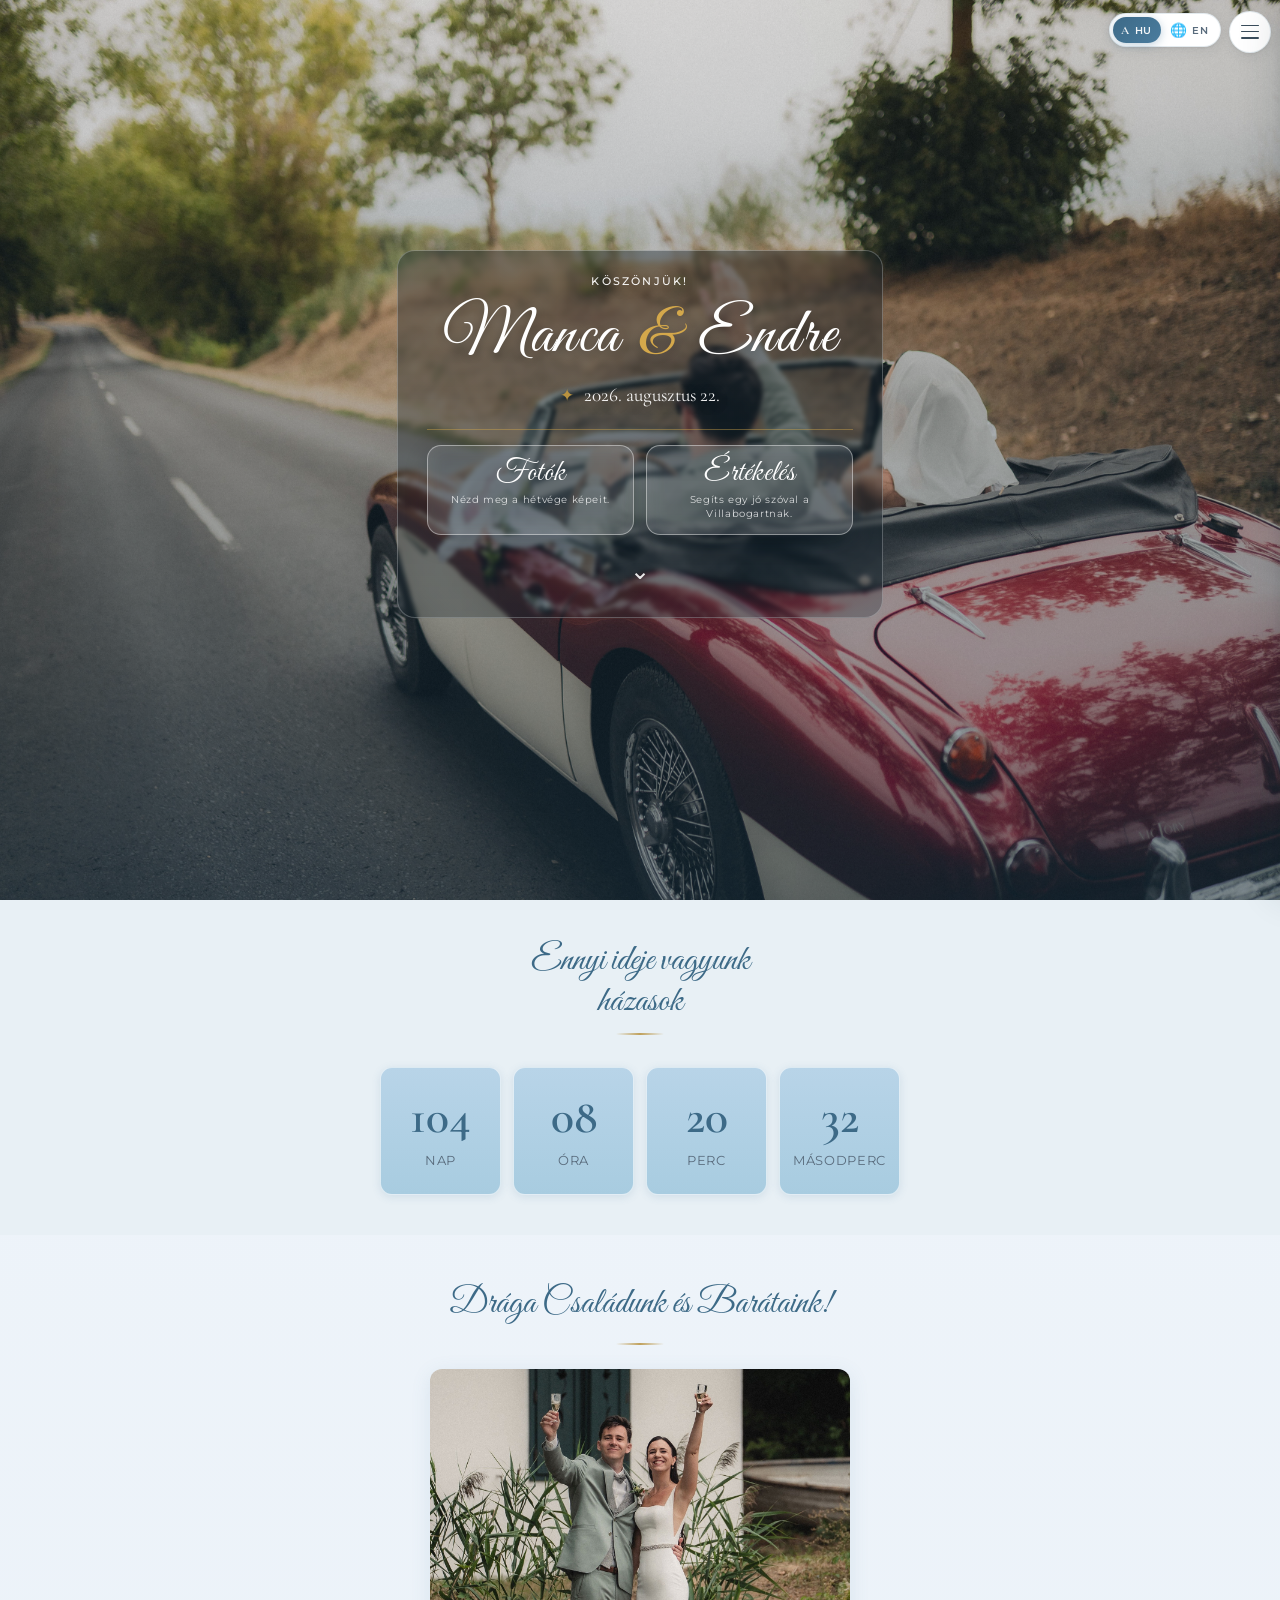
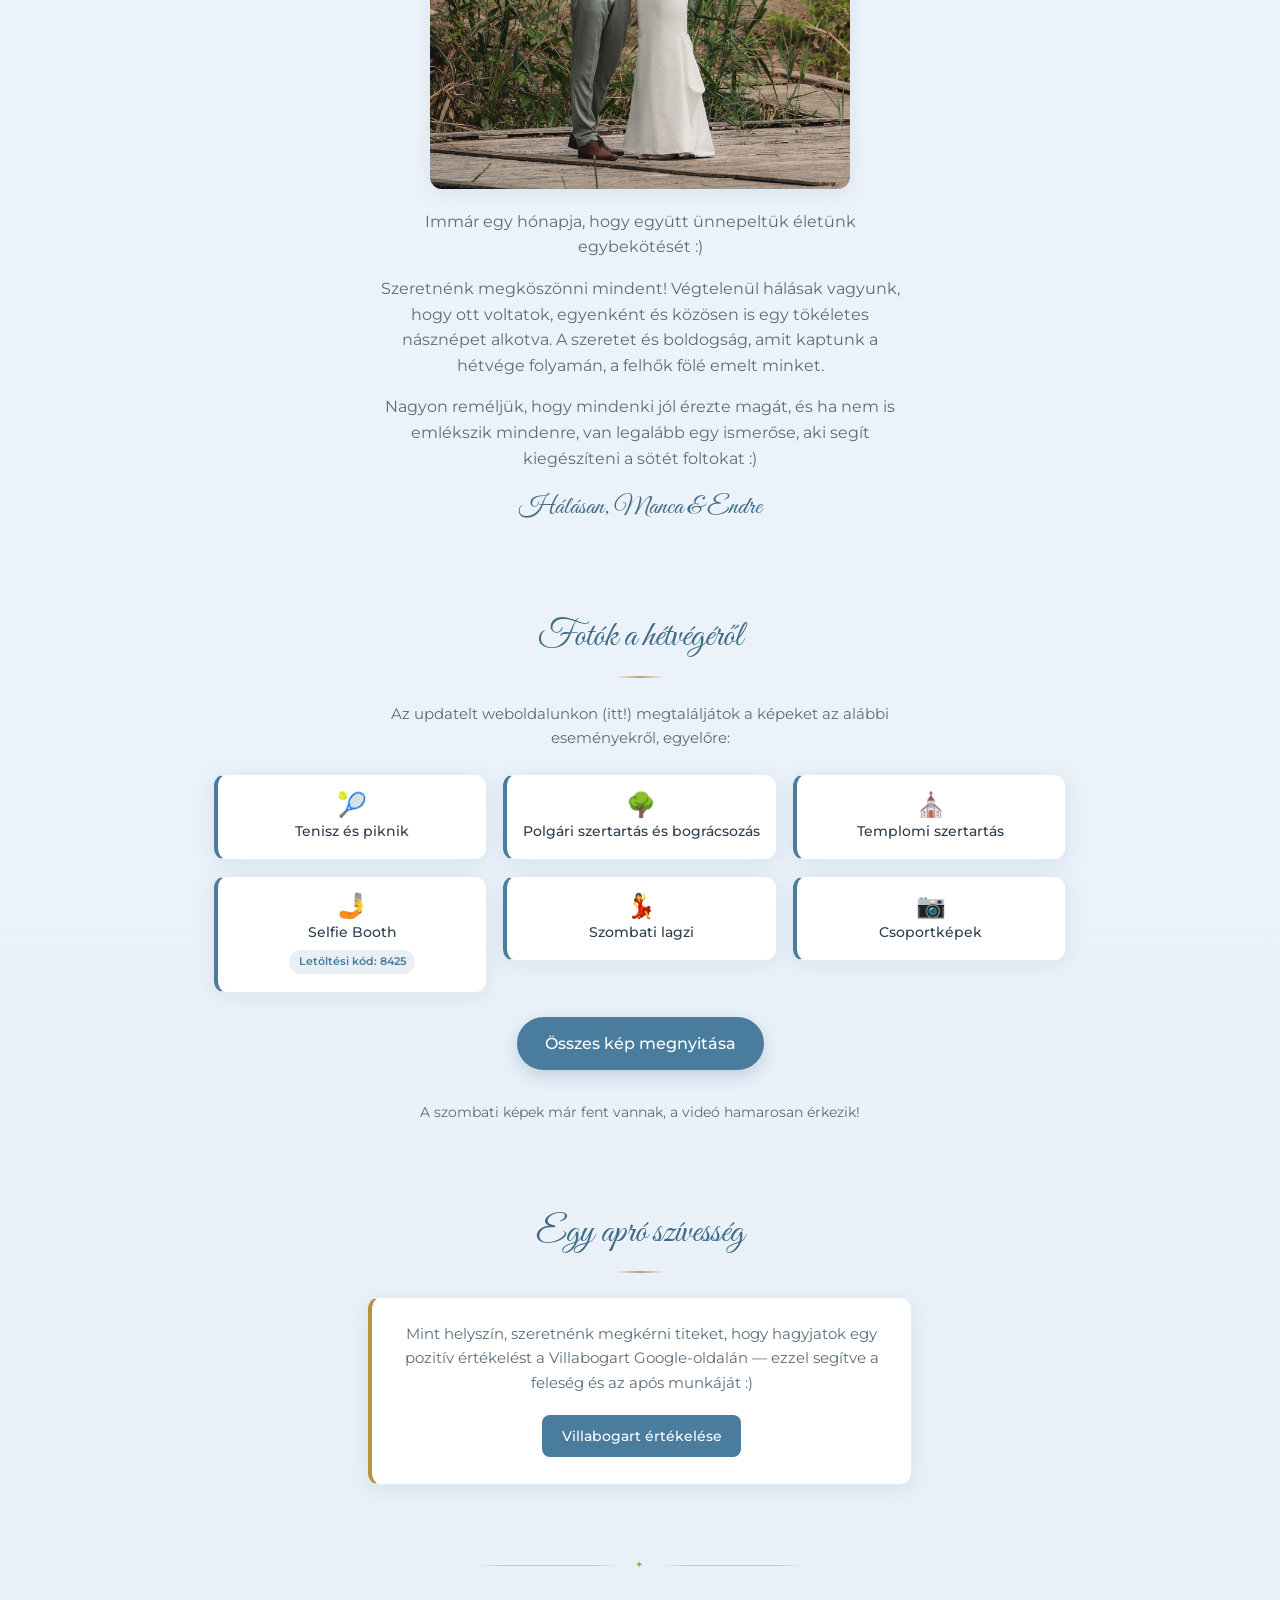
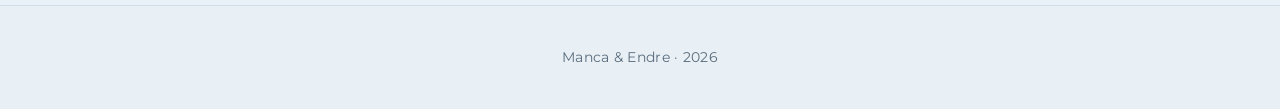
<file: index.html>
<!DOCTYPE html>
<html lang="hu">
<head>
  <meta charset="UTF-8">
  <!-- Google tag (gtag.js) -->
  <script async src="https://www.googletagmanager.com/gtag/js?id=G-HWMEY06HQK"></script>
  <script>
    window.dataLayer = window.dataLayer || [];
    function gtag(){dataLayer.push(arguments);}
    gtag('js', new Date());
    gtag('config', 'G-HWMEY06HQK');
  </script>
  <meta name="viewport" content="width=device-width, initial-scale=1.0">
  <title>Manca & Endre – Köszönjük!</title>
  <link rel="preconnect" href="https://fonts.googleapis.com">
  <link rel="preconnect" href="https://fonts.gstatic.com" crossorigin>
  <link href="https://fonts.googleapis.com/css2?family=Great+Vibes&family=Cormorant+Garamond:ital,wght@0,400;0,600;1,400&family=Montserrat:wght@300;400;500&display=swap" rel="stylesheet">
  <link rel="stylesheet" href="styles.css?v=thanks1">
  <meta name="theme-color" content="#3d6a87">
</head>
<body>
  <div class="site-chrome" aria-hidden="false">
    <div class="site-chrome__controls">
      <div class="lang-switch" role="group" aria-label="Nyelv választása">
        <button type="button" class="lang-switch__btn lang-switch__btn--hu is-active" data-set-lang="hu" data-i18n-aria="langHu" data-i18n-title="langHu" title="Magyar" aria-label="Magyar" aria-pressed="true">
          <span class="lang-switch__glyph" aria-hidden="true">A</span>
          <span class="lang-switch__abbr" aria-hidden="true">HU</span>
        </button>
        <button type="button" class="lang-switch__btn lang-switch__btn--en" data-set-lang="en" data-i18n-aria="langEn" data-i18n-title="langEn" title="English" aria-label="English" aria-pressed="false">
          <span class="lang-switch__glyph lang-switch__glyph--en" aria-hidden="true">🌐</span>
          <span class="lang-switch__abbr" aria-hidden="true">EN</span>
        </button>
      </div>
      <nav class="site-nav" id="site-nav" aria-label="Ugrás egy szakaszra" data-i18n-aria="navSiteAria">
        <button type="button" class="site-nav__toggle" id="site-nav-toggle" aria-expanded="false" aria-controls="site-nav-menu" aria-label="Menü megnyitása">
          <span class="site-nav__burger" aria-hidden="true">
            <span class="site-nav__line"></span>
            <span class="site-nav__line"></span>
            <span class="site-nav__line"></span>
          </span>
        </button>
        <div class="site-nav__backdrop" id="site-nav-backdrop" aria-hidden="true"></div>
        <div class="site-nav__drawer" id="site-nav-menu" role="dialog" aria-modal="true" aria-labelledby="site-nav-drawer-heading" aria-hidden="true">
          <div class="site-nav__drawer-top">
            <p id="site-nav-drawer-heading" class="site-nav__drawer-title script-title" data-i18n="navDrawerTitle">Menü</p>
            <button type="button" class="site-nav__close" id="site-nav-close" data-i18n-aria="navDrawerCloseAria" aria-label="Bezárás">
              <span class="site-nav__close-icon" aria-hidden="true"></span>
            </button>
          </div>
          <ul class="site-nav__list">
            <li class="site-nav__item"><a class="site-nav__link site-nav__link--accent is-current" href="index.html" data-i18n="navLinkHome" aria-current="page">Főoldal</a></li>
            <li class="site-nav__item"><a class="site-nav__link" href="#thanks" data-i18n="navLinkThanks">Köszönet</a></li>
            <li class="site-nav__item"><a class="site-nav__link" href="#photos" data-i18n="navLinkPhotos">Fotók</a></li>
            <li class="site-nav__item"><a class="site-nav__link" href="#review" data-i18n="navLinkReview">Értékelés</a></li>
          </ul>
        </div>
      </nav>
    </div>
  </div>

  <main id="main-content" class="main-content">
    <!-- Hero / Címsor -->
    <header id="hero" class="hero animate-in">
      <div class="hero-bg">
        <img src="Fotok/new-hero.jpg" alt="" class="hero-bg-img" />
      </div>
      <div class="hero-content">
        <p class="hero-badge" data-i18n="heroBadge">KÖSZÖNJÜK!</p>
        <h1><span class="hero-name hero-name-a">Manca</span> <span class="hero-amp">&</span> <span class="hero-name hero-name-b">Endre</span></h1>
        <p class="hero-date"><span class="hero-star" aria-hidden="true">✦</span> <span data-i18n="heroDate">2026. augusztus 22.</span></p>
        <div class="hero-links">
          <a class="hero-link" href="#photos">
            <span class="hero-link__title" data-i18n="heroLinkPhotosTitle">Fotók</span>
            <span class="hero-link__text" data-i18n="heroLinkPhotosText">Nézd meg a hétvége képeit.</span>
          </a>
          <a class="hero-link" href="#review">
            <span class="hero-link__title" data-i18n="heroLinkReviewTitle">Értékelés</span>
            <span class="hero-link__text" data-i18n="heroLinkReviewText">Segíts egy jó szóval a Villabogartnak.</span>
          </a>
        </div>
        <a href="#elapsed" class="hero-scroll" data-i18n-aria="heroScrollAria" aria-label="Ugrás az eltelt idő számlálóhoz">⌄</a>
      </div>
    </header>

    <!-- Eltelt idő a nagy nap óta -->
    <section id="elapsed" class="section countdown-section animate-on-scroll">
      <h2 class="script-title script-title--countdown" data-i18n="elapsedTitle">Ennyi ideje vagyunk házasok</h2>
      <div class="countdown-grid">
        <div class="countdown-block">
          <span class="countdown-num" id="countdown-days">—</span>
          <span class="countdown-label" data-i18n="countdownDays">nap</span>
        </div>
        <div class="countdown-block">
          <span class="countdown-num" id="countdown-hours">—</span>
          <span class="countdown-label" data-i18n="countdownHours">óra</span>
        </div>
        <div class="countdown-block">
          <span class="countdown-num" id="countdown-mins">—</span>
          <span class="countdown-label" data-i18n="countdownMins">perc</span>
        </div>
        <div class="countdown-block">
          <span class="countdown-num" id="countdown-secs">—</span>
          <span class="countdown-label" data-i18n="countdownSecs">másodperc</span>
        </div>
      </div>
    </section>

    <!-- Köszönő levél -->
    <section id="thanks" class="section welcome animate-on-scroll">
      <h2 class="script-title" data-i18n="thanksTitle">Drága Családunk és Barátaink!</h2>
      <div class="welcome-image-wrap">
        <img src="Fotok/welcome-manca-endre.jpg" alt="Manca és Endre" data-i18n-alt="welcomeImgAlt" class="welcome-image" loading="lazy" />
      </div>
      <div class="thanks-text">
        <p data-i18n="thanksP1">Immár egy hónapja, hogy együtt ünnepeltük életünk egybekötését :)</p>
        <p data-i18n="thanksP2">
          Szeretnénk megköszönni mindent! Végtelenül hálásak vagyunk, hogy ott voltatok, egyenként és közösen is egy
          tökéletes násznépet alkotva. A szeretet és boldogság, amit kaptunk a hétvége folyamán, a felhők fölé emelt
          minket.
        </p>
        <p data-i18n="thanksP3">
          Nagyon reméljük, hogy mindenki jól érezte magát, és ha nem is emlékszik mindenre, van legalább egy
          ismerőse, aki segít kiegészíteni a sötét foltokat :)
        </p>
        <p class="thanks-signature" data-i18n="thanksSignature">Hálásan, Manca & Endre</p>
      </div>
    </section>

    <!-- Fotók -->
    <section id="photos" class="section photos animate-on-scroll">
      <h2 class="script-title" data-i18n="photosTitle">Fotók a hétvégéről</h2>
      <p class="photos-intro" data-i18n="photosIntro">
        Az updatelt weboldalunkon (itt!) megtaláljátok a képeket az alábbi eseményekről, egyelőre:
      </p>
      <ul class="photo-links">
        <li>
          <a class="photo-link-card" href="https://drive.google.com/drive/folders/1UiMU0kr9WMVm99Mq0KQg4B-HFdR7Enr2" target="_blank" rel="noopener">
            <span class="photo-link-card__icon" aria-hidden="true">🎾</span>
            <span class="photo-link-card__label" data-i18n="photoCat1">Tenisz és piknik</span>
          </a>
        </li>
        <li>
          <a class="photo-link-card" href="https://drive.google.com/drive/folders/1tV5vZOU5dy7vgAYCrY-FMOY6wys3PilV" target="_blank" rel="noopener">
            <span class="photo-link-card__icon" aria-hidden="true">🌳</span>
            <span class="photo-link-card__label" data-i18n="photoCat2">Polgári szertartás és bográcsozás</span>
          </a>
        </li>
        <li>
          <a class="photo-link-card" href="https://emimage75.pixieset.com/mancaendre/templomiszertartas/" target="_blank" rel="noopener">
            <span class="photo-link-card__icon" aria-hidden="true">⛪</span>
            <span class="photo-link-card__label" data-i18n="photoCatChurch">Templomi szertartás</span>
          </a>
        </li>
        <li>
          <a class="photo-link-card" href="https://visionphotoevent12.pixieset.com/mancaandendre/" target="_blank" rel="noopener">
            <span class="photo-link-card__icon" aria-hidden="true">🤳</span>
            <span class="photo-link-card__label" data-i18n="photoCat3">Selfie Booth</span>
            <span class="photo-link-card__code" data-i18n="photoCat3Code">Letöltési kód: 8425</span>
          </a>
        </li>
        <li>
          <a class="photo-link-card" href="https://emimage75.pixieset.com/mancaendre/buli/" target="_blank" rel="noopener">
            <span class="photo-link-card__icon" aria-hidden="true">💃</span>
            <span class="photo-link-card__label" data-i18n="photoCat4">Szombati lagzi</span>
          </a>
        </li>
        <li>
          <a class="photo-link-card" href="https://emimage75.pixieset.com/mancaendre/csoportkepekvacsora/" target="_blank" rel="noopener">
            <span class="photo-link-card__icon" aria-hidden="true">📷</span>
            <span class="photo-link-card__label" data-i18n="photoCat6">Csoportképek</span>
          </a>
        </li>
      </ul>
      <div class="photos-cta">
        <a class="btn-map btn-map--big" href="https://emimage75.pixieset.com/mancaendre/" target="_blank" rel="noopener" data-i18n="photosCta">Összes kép megnyitása</a>
      </div>
      <p class="photos-note" data-i18n="photosNote">
        A szombati képek már fent vannak, a videó hamarosan érkezik!
      </p>
    </section>

    <!-- Értékelés -->
    <section id="review" class="section review animate-on-scroll">
      <h2 class="script-title" data-i18n="reviewTitle">Egy apró szívesség</h2>
      <div class="review-card">
        <p data-i18n="reviewText">
          Mint helyszín, szeretnénk megkérni titeket, hogy hagyjatok egy pozitív értékelést a Villabogart
          Google-oldalán — ezzel segítve a feleség és az após munkáját :)
        </p>
        <a
          class="btn-map"
          href="https://www.google.com/maps/place/VILLABOGArT+Esk%C3%BCv%C5%91-%C3%A9s+Rendezv%C3%A9nyk%C3%B6zpont/@46.5064921,17.7419954,658m/data=!3m1!1e3!4m18!1m8!3m7!1s0x476847b998c1b9a3:0x298f7b19454b4175!2zQWxzw7Nib2fDoXQsIFN6YWJhZHPDoWcgdS4gNCwgNzQ0Mw!3b1!8m2!3d46.5064921!4d17.7419954!16s%2Fg%2F11pzt0r53n!3m8!1s0x476847b9a25d4f41:0xf0fcfc3194c080bc!5m2!4m1!1i2!8m2!3d46.506657!4d17.742035!16s%2Fg%2F11c1brx8f4?entry=ttu"
          target="_blank"
          rel="noopener"
          data-i18n="reviewCta"
          >Villabogart értékelése</a
        >
      </div>
    </section>

    <div class="section-divider section-divider--footer" aria-hidden="true"><span class="section-divider-icon">✦</span></div>

    <footer class="footer">
      <p>Manca & Endre · 2026</p>
    </footer>
  </main>

  <script src="i18n.js" defer></script>
  <script src="script.js" defer></script>
</body>
</html>
</file>
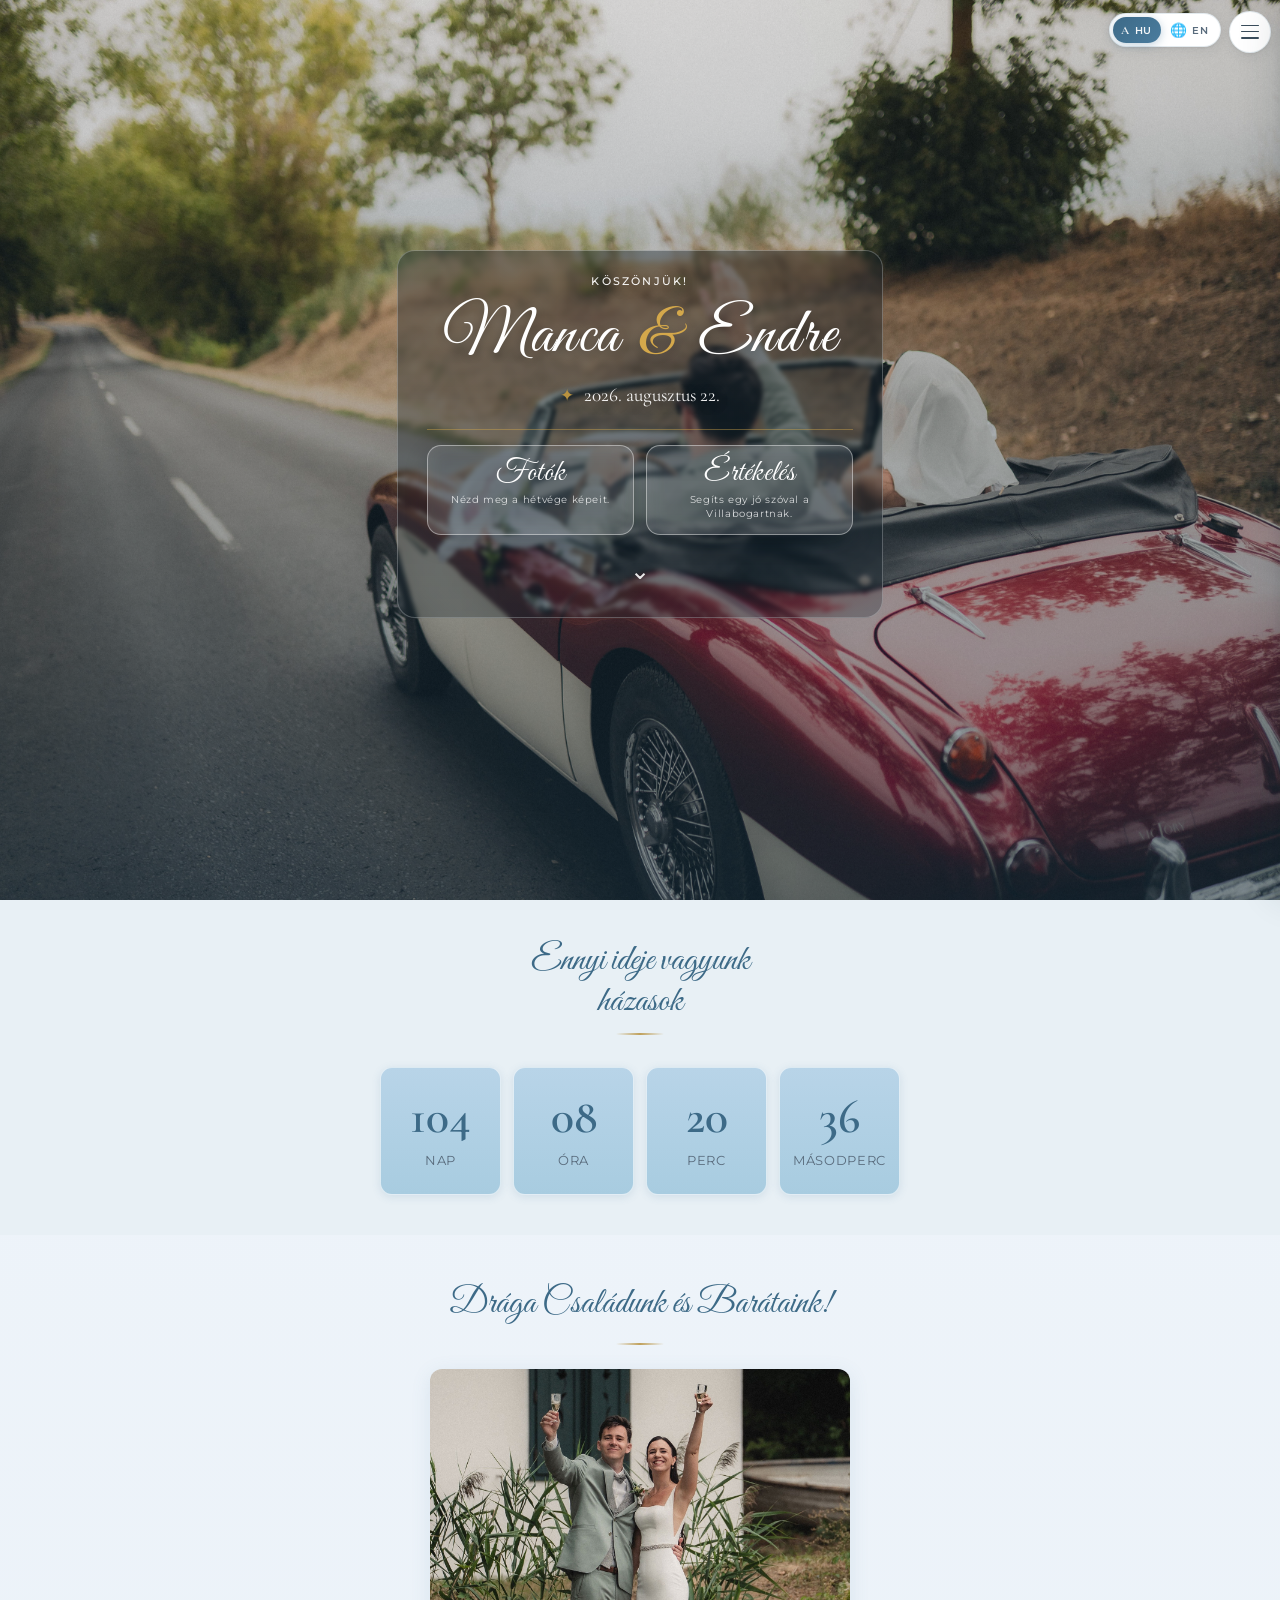
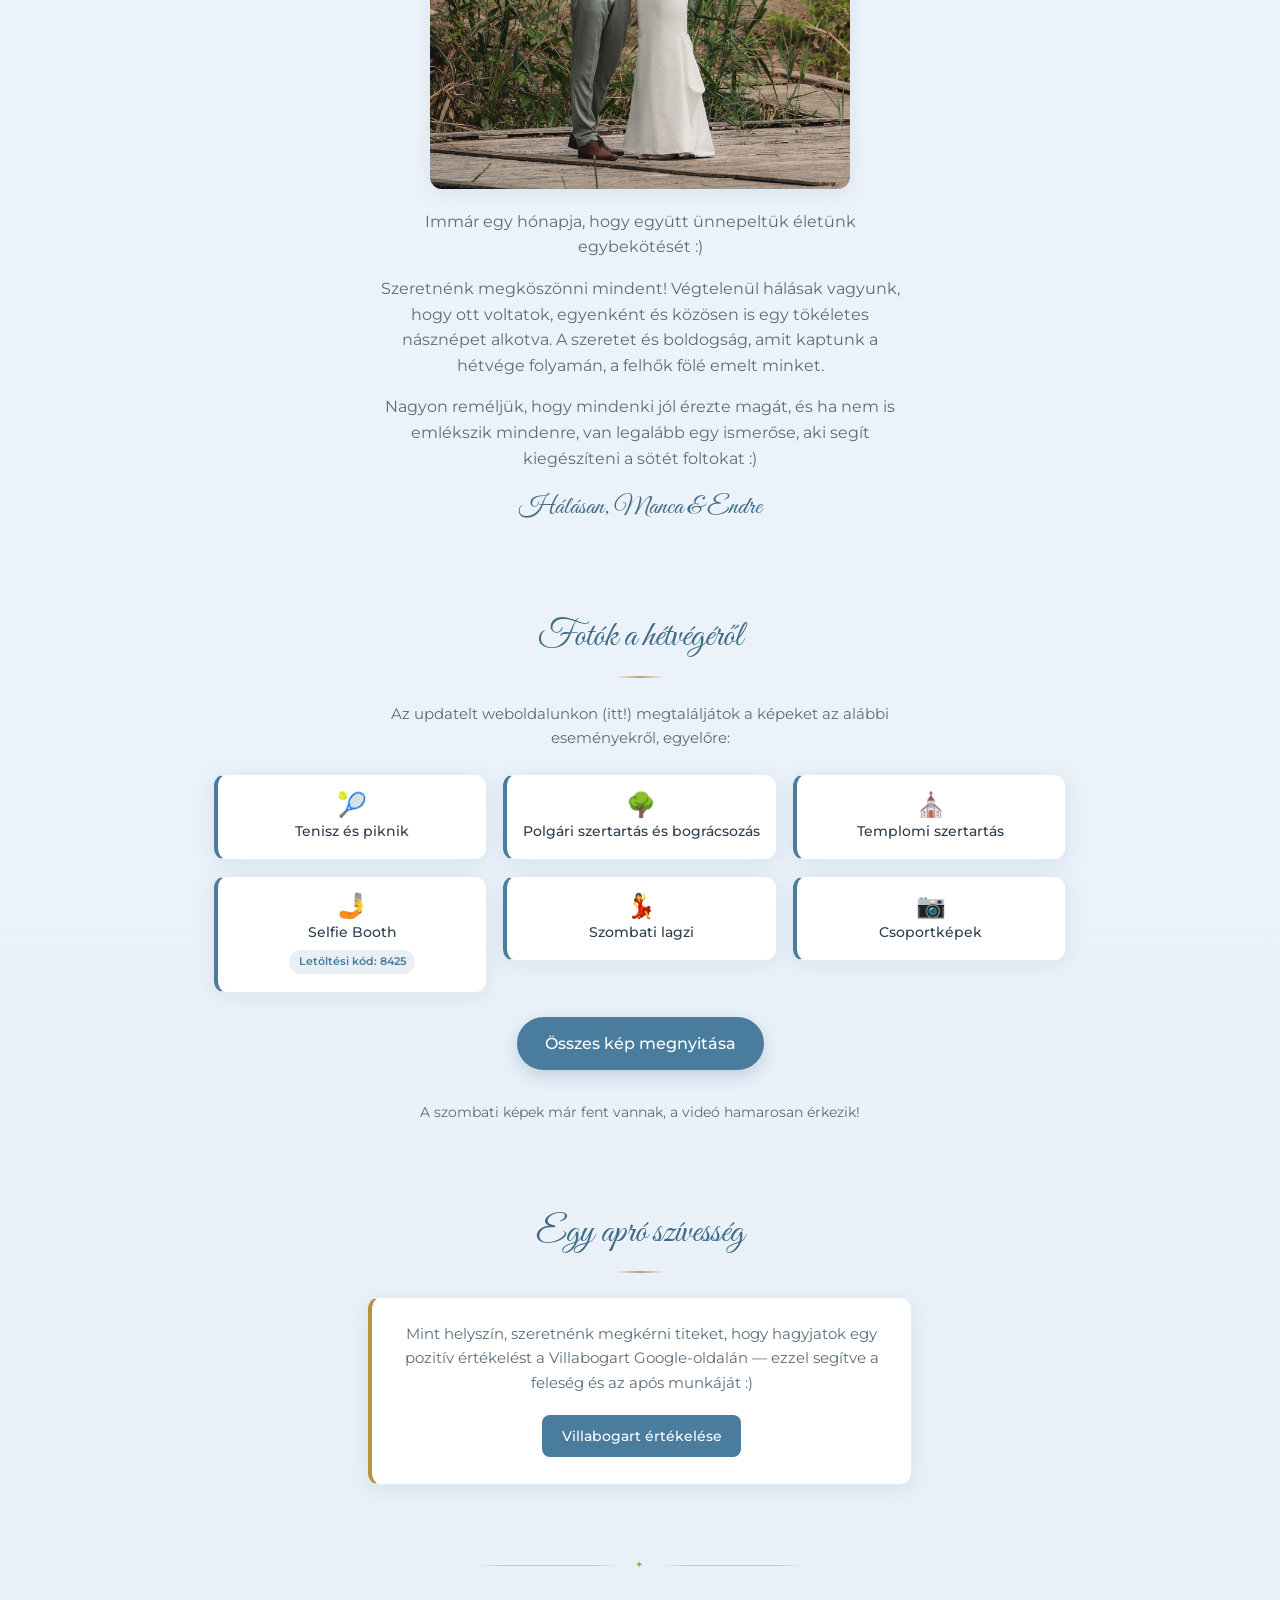
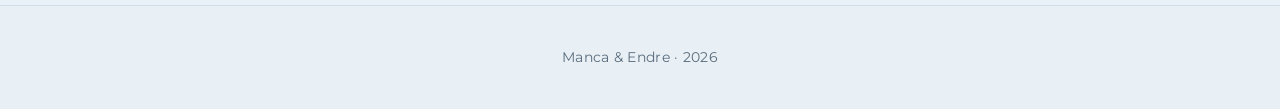
<file: tulipan/index.html>
<!DOCTYPE html>
<html lang="hu">
<head>
  <meta charset="utf-8">
  <meta name="viewport" content="width=device-width, initial-scale=1">
  <meta name="robots" content="noindex, nofollow">
  <title>Meghívó</title>
  <script>
    try {
      sessionStorage.setItem('eskuvo_invite_variant', 'fri-sat');
    } catch (e) {}
    location.replace('../index.html');
  </script>
</head>
<body>
  <p style="font-family: system-ui, sans-serif; padding: 2rem; text-align: center;">Átirányítás…</p>
</body>
</html>
</file>
<file: styles.css>
/* ===== Alapok – világoskék paletta mint a referencián ===== */
:root {
  --color-bg: #f0f5f9;
  --color-bg-countdown: #e8f0f5;
  --color-blue: #4a7c9e;
  --color-blue-dark: #3d6a87;
  --color-blue-light: #a8cce0;
  --color-yellow: #d4a84b;
  --color-yellow-dark: #b8923f;
  --color-text: #2c3e50;
  --color-text-soft: #5a6c7d;
  --color-white: #fff;
  --font-script: "Great Vibes", cursive;
  --font-display: "Cormorant Garamond", Georgia, serif;
  --font-body: "Montserrat", sans-serif;
  --shadow: 0 4px 20px rgba(74,124,158,0.12);
  --radius: 12px;
  /* Asztali szélesség: nagyobb képernyőhasználat */
  --content-max: 900px;
}

*,
*::before,
*::after {
  box-sizing: border-box;
}

html {
  scroll-behavior: smooth;
  scroll-padding-top: env(safe-area-inset-top, 0px);
  background: #dce8ef;
  overflow-x: hidden;
}

body {
  margin: 0;
  font-family: var(--font-body), -apple-system, BlinkMacSystemFont, "Segoe UI", sans-serif;
  font-weight: 400;
  color: var(--color-text);
  background: var(--color-bg);
  background-image: linear-gradient(180deg, rgba(240,245,250,0.98) 0%, rgba(232,240,248,0.95) 100%);
  line-height: 1.6;
  overflow-x: hidden;
  min-height: 100vh;
  min-height: 100dvh;
  position: relative;
}

body::before,
body::after {
  content: "";
  position: fixed;
  z-index: -1;
  border-radius: 999px;
  filter: blur(40px);
  pointer-events: none;
}

body::before {
  width: 320px;
  height: 320px;
  top: -100px;
  right: -80px;
  background: rgba(168, 204, 224, 0.45);
}

body::after {
  width: 260px;
  height: 260px;
  bottom: -100px;
  left: -100px;
  background: rgba(212, 168, 75, 0.22);
}

main {
  max-width: 100%;
  overflow-x: hidden;
  position: relative;
  z-index: 1;
}

img {
  max-width: 100%;
  display: block;
}

.script-title {
  font-family: var(--font-script), "Georgia", serif;
  font-weight: 400;
  font-size: 2.25rem;
}

/* ===== Main content – kezdetben rejtve mobilon, ha van boríték ===== */
.main-content {
  min-height: 100vh;
  max-width: 100%;
  overflow-x: clip;
  opacity: 1;
  transition: opacity 0.6s ease;
  transform-origin: center top;
}

/* ===== Animációk (esküvős oldalak: scroll-reveal, lépcsős megjelenés, finom mozgás) ===== */
.animate-on-scroll > * {
  opacity: 0;
  transform: translateY(22px);
  transition:
    opacity 0.65s cubic-bezier(0.22, 1, 0.36, 1),
    transform 0.65s cubic-bezier(0.22, 1, 0.36, 1);
}

.animate-on-scroll.visible > * {
  opacity: 1;
  transform: translateY(0);
}

.animate-on-scroll.visible > *:nth-child(1) {
  transition-delay: 0.04s;
}
.animate-on-scroll.visible > *:nth-child(2) {
  transition-delay: 0.1s;
}
.animate-on-scroll.visible > *:nth-child(3) {
  transition-delay: 0.16s;
}
.animate-on-scroll.visible > *:nth-child(4) {
  transition-delay: 0.22s;
}
.animate-on-scroll.visible > *:nth-child(5) {
  transition-delay: 0.28s;
}
.animate-on-scroll.visible > *:nth-child(6) {
  transition-delay: 0.34s;
}
.animate-on-scroll.visible > *:nth-child(7) {
  transition-delay: 0.4s;
}
.animate-on-scroll.visible > *:nth-child(8) {
  transition-delay: 0.46s;
}
.animate-on-scroll.visible > *:nth-child(9) {
  transition-delay: 0.52s;
}
.animate-on-scroll.visible > *:nth-child(10) {
  transition-delay: 0.58s;
}
.animate-on-scroll.visible > *:nth-child(11) {
  transition-delay: 0.64s;
}
.animate-on-scroll.visible > *:nth-child(12) {
  transition-delay: 0.7s;
}

.animate-in .hero-content {
  animation: hero-content-in 0.8s cubic-bezier(0.22, 1, 0.36, 1) 0.15s both;
}

@keyframes hero-content-in {
  from {
    opacity: 0;
    transform: translateY(16px);
  }
  to {
    opacity: 1;
    transform: translateY(0);
  }
}

/* ===== Hero ===== */
.hero {
  position: relative;
  margin: 0;
  min-height: 100svh;
  min-height: 100dvh;
  display: flex;
  align-items: center;
  justify-content: center;
  text-align: center;
  padding: 0 1rem 2rem;
  overflow: hidden;
}

.hero-bg {
  position: absolute;
  inset: 0;
}

.hero-bg::after {
  content: "";
  position: absolute;
  inset: 0;
  background: linear-gradient(180deg, rgba(15, 31, 44, 0.15) 0%, rgba(21, 52, 72, 0.48) 100%);
  z-index: 1;
}

.hero-bg-img {
  position: absolute;
  inset: 0;
  width: 100%;
  height: 100%;
  object-fit: cover;
  object-position: center;
  z-index: 0;
  animation: hero-kenburns 32s ease-in-out infinite;
}

@keyframes hero-kenburns {
  0%,
  100% {
    transform: scale(1.04) translate(0, 0);
  }
  50% {
    transform: scale(1.08) translate(-0.6%, 0.35%);
  }
}

@media (max-width: 767px) {
  .hero-bg-img {
    object-position: 63% center;
    animation-name: hero-kenburns-mobile;
  }

  @keyframes hero-kenburns-mobile {
    0%,
    100% {
      transform: scale(1) translate(0, 0);
    }
    50% {
      transform: scale(1.03) translate(-0.4%, 0.25%);
    }
  }
}

.hero-content {
  position: relative;
  z-index: 2;
  text-shadow: 0 2px 12px rgba(0, 0, 0, 0.55);
  background: linear-gradient(180deg, rgba(10, 25, 36, 0.38) 0%, rgba(10, 25, 36, 0.26) 100%);
  backdrop-filter: blur(2px);
  -webkit-backdrop-filter: blur(2px);
  border: 1px solid rgba(255, 255, 255, 0.25);
  border-radius: 18px;
  padding: 1.1rem 1.15rem 1.15rem;
  max-width: min(92vw, 760px);
}

.hero-badge {
  font-size: 0.7rem;
  font-weight: 500;
  letter-spacing: 0.2em;
  text-transform: uppercase;
  color: rgba(255,255,255,0.96);
  margin: 0 0 0.5rem;
}

.hero-star {
  color: var(--color-yellow-dark);
  margin-right: 0.35rem;
  font-size: 0.9em;
}

.hero-links {
  display: flex;
  flex-direction: column;
  align-items: center;
  justify-content: center;
  gap: 0.6rem;
  margin: 1.15rem auto 0;
  padding: 0.95rem 0 0.2rem;
  border-top: 1px solid rgba(212, 168, 75, 0.42);
  text-shadow: none;
  width: 100%;
}

.hero-link {
  display: flex;
  flex-direction: column;
  align-items: center;
  gap: 0.18rem;
  box-sizing: border-box;
  width: 100%;
  max-width: 16.5rem;
  padding: 0.72rem 1rem 0.78rem;
  text-align: center;
  text-decoration: none;
  color: #fff;
  background: rgba(255, 255, 255, 0.14);
  border: 1px solid rgba(255, 255, 255, 0.42);
  border-radius: 14px;
  box-shadow: 0 8px 22px rgba(8, 18, 28, 0.22);
  backdrop-filter: blur(10px);
  -webkit-backdrop-filter: blur(10px);
  transition:
    transform 0.22s ease,
    background 0.22s ease,
    border-color 0.22s ease,
    box-shadow 0.22s ease;
}

.hero-link:hover,
.hero-link:focus-visible {
  transform: translateY(-2px);
  background: rgba(255, 255, 255, 0.22);
  border-color: rgba(212, 168, 75, 0.85);
  box-shadow: 0 12px 26px rgba(8, 18, 28, 0.32);
}

.hero-link:hover .hero-link__title,
.hero-link:focus-visible .hero-link__title {
  color: var(--color-yellow);
}

.hero-link:focus-visible {
  outline: 2px solid var(--color-yellow);
  outline-offset: 3px;
}

.hero-link__title {
  font-family: var(--font-script), "Georgia", serif;
  font-size: clamp(1.55rem, 4.5vw, 1.85rem);
  font-weight: 400;
  line-height: 1.1;
  letter-spacing: 0.01em;
  color: #fff;
  transition: color 0.2s ease;
}

.hero-link__text {
  max-width: 18em;
  font-size: 0.64rem;
  font-weight: 400;
  letter-spacing: 0.06em;
  line-height: 1.4;
  color: rgba(255, 255, 255, 0.78);
}

@media (min-width: 520px) {
  .hero-links {
    flex-direction: row;
    align-items: stretch;
    justify-content: center;
    gap: 0.75rem;
    width: auto;
    max-width: 100%;
  }

  .hero-link {
    width: auto;
    min-width: 12.25rem;
    flex: 0 1 15.5rem;
  }
}

.hero-scroll {
  display: inline-block;
  margin-top: 0.85rem;
  font-size: 1.5rem;
  color: rgba(255,255,255,0.9);
  text-decoration: none;
  animation: bounce 2s ease-in-out infinite;
}

@keyframes bounce {
  0%, 100% { transform: translateY(0); }
  50% { transform: translateY(6px); }
}

.hero h1 {
  font-family: var(--font-script);
  font-size: clamp(2.5rem, 10vw, 4rem);
  font-weight: 400;
  margin: 0 0 0.25rem;
  letter-spacing: 0.02em;
  line-height: 1.2;
}

.hero-name-a,
.hero-name-b { color: #fff; }
.hero-amp { color: #ffd979; margin: 0 0.1em; }

.hero-date {
  font-family: var(--font-display);
  font-size: 1.2rem;
  color: rgba(255,255,255,0.96);
  margin: 0 0 0.25rem;
}

/* ===== Section dividers – professzionális elválasztók ===== */
.section-divider {
  display: flex;
  align-items: center;
  justify-content: center;
  gap: 1rem;
  padding: 2rem 1rem;
  max-width: var(--content-max);
  margin: 0 auto;
  box-sizing: border-box;
}

.section-divider::before,
.section-divider::after {
  content: "";
  flex: 1;
  max-width: 140px;
  height: 1px;
  background: linear-gradient(90deg, transparent, rgba(74,124,158,0.35) 20%, rgba(74,124,158,0.35) 80%, transparent);
}

.section-divider-icon {
  font-size: 0.65rem;
  color: var(--color-yellow-dark);
  opacity: 0.9;
  letter-spacing: 0.2em;
  display: inline-block;
  animation: divider-star 4.5s ease-in-out infinite;
}

@keyframes divider-star {
  0%,
  100% {
    opacity: 0.75;
    transform: scale(1);
  }
  50% {
    opacity: 1;
    transform: scale(1.08);
  }
}

/* ===== Sections – több levegő, professzionális megjelenés ===== */
.section {
  padding: 2.5rem clamp(1.25rem, 3vw, 2.25rem);
  max-width: var(--content-max);
  margin: 0 auto;
  box-sizing: border-box;
}

/* Szekciók háttér nélkül – töltsék ki a teret, nincs widget-kártya */

.section h2 {
  font-family: var(--font-display);
  font-size: 1.85rem;
  font-weight: 600;
  color: var(--color-text);
  text-align: center;
  margin: 0 0 1.5rem;
}

/* Cím alatti díszvonal – pro megjelenés */
.section h2.script-title {
  font-family: var(--font-script);
  font-weight: 400;
  font-size: clamp(1.75rem, 5vw, 2.25rem);
  color: var(--color-blue-dark);
  word-wrap: break-word;
  position: relative;
  padding-bottom: 0.75rem;
}

.section h2.script-title::after {
  content: "";
  position: absolute;
  bottom: 0;
  left: 50%;
  width: 48px;
  height: 2px;
  background: linear-gradient(90deg, transparent, var(--color-yellow-dark), transparent);
  border-radius: 1px;
  opacity: 0.85;
  transform: translateX(-50%) scaleX(0.25);
  transform-origin: center;
  transition: transform 0.7s cubic-bezier(0.22, 1, 0.36, 1) 0.12s;
}

.section.animate-on-scroll.visible h2.script-title::after {
  transform: translateX(-50%) scaleX(1);
}

.welcome-image-wrap {
  max-width: 420px;
  margin: 0 auto 1.25rem;
  border-radius: var(--radius);
  overflow: hidden;
  box-shadow: var(--shadow);
}

.welcome-image {
  width: 100%;
  aspect-ratio: 1;
  object-fit: cover;
}

.thanks-text {
  text-align: center;
  color: var(--color-text-soft);
  font-size: 1rem;
  max-width: 34rem;
  margin: 0 auto;
}

.thanks-text p {
  margin: 0 0 1rem;
}

.thanks-text p:last-child {
  margin-bottom: 0;
}

.thanks-signature {
  margin-top: 1.5rem;
  font-family: var(--font-script);
  font-size: 1.6rem;
  color: var(--color-blue-dark);
}

/* Countdown – nagyobb, full site széles */
.countdown-section {
  text-align: center;
  background: var(--color-bg-countdown);
  border-radius: 0;
  margin: 0;
  padding: 2.5rem 1.25rem 1.15rem;
  max-width: none;
  width: 100%;
  box-sizing: border-box;
}

.countdown-section .script-title--countdown {
  font-size: clamp(1.85rem, 5.5vw, 2.65rem);
  line-height: 1.15;
  margin: 0 auto 2rem;
  max-width: min(18rem, 92vw);
}

.countdown-grid {
  display: grid;
  grid-template-columns: repeat(2, minmax(110px, 1fr));
  gap: 0.75rem;
  max-width: min(520px, 96%);
  width: 100%;
  margin: 0 auto;
}

.countdown-block {
  background: var(--color-blue-light);
  background: linear-gradient(180deg, #b8d4e8 0%, #a8cce0 100%);
  border-radius: var(--radius);
  padding: 1.35rem 0.75rem;
  box-shadow: 0 2px 8px rgba(74,124,158,0.15);
  border: 1px solid rgba(255,255,255,0.6);
  transition: transform 0.25s ease, box-shadow 0.25s ease;
}

.countdown-block:hover {
  transform: translateY(-2px);
  box-shadow: 0 8px 24px rgba(74,124,158,0.2);
}

.countdown-num {
  display: block;
  font-family: var(--font-display);
  font-size: clamp(2.25rem, 6vw, 3rem);
  font-weight: 600;
  color: var(--color-blue-dark);
  line-height: 1.2;
}

.countdown-label {
  font-size: 0.8rem;
  color: var(--color-text-soft);
  text-transform: uppercase;
  letter-spacing: 0.05em;
}

.btn-map {
  display: inline-block;
  padding: 0.6rem 1.2rem;
  background: var(--color-blue);
  color: #fff;
  text-decoration: none;
  border-radius: 8px;
  font-size: 0.9rem;
  font-weight: 500;
  transition: background 0.2s ease, transform 0.2s ease;
}

.btn-map:hover {
  background: var(--color-blue-dark);
  transform: translateY(-1px);
}

.btn-map--big {
  padding: 0.85rem 1.75rem;
  font-size: 1rem;
  border-radius: 999px;
  box-shadow: 0 6px 18px rgba(74,124,158,0.28);
}

/* Fotók – bevezető, pillanatkép-csík, album linkek */
.photos-intro {
  text-align: center;
  color: var(--color-text-soft);
  font-size: 0.95rem;
  max-width: 32rem;
  margin: 0 auto 1.5rem;
}

.photos-cta {
  text-align: center;
  margin: 0 0 2rem;
}

/* Galéria / pillanatképek */
.gallery-note {
  text-align: center;
  color: var(--color-text-soft);
  font-size: 0.9rem;
  margin: 0 0 1rem;
}

.gallery-grid {
  display: grid;
  grid-template-columns: repeat(2, 1fr);
  gap: 0.75rem;
  max-width: 100%;
  overflow: hidden;
  margin: 0 0 2rem;
}

.gallery-item {
  width: 100%;
  height: 100%;
  aspect-ratio: 1;
  object-fit: cover;
  object-position: center;
  border-radius: var(--radius);
  transition: transform 0.35s ease, box-shadow 0.35s ease;
  background: var(--color-bg-countdown);
}

/* Magas portré: a négyzetes vágás a felső részt tartja meg (fejek) */
.gallery-item--anchor-top {
  object-position: center top;
}

.gallery-item:hover {
  transform: scale(1.03);
  box-shadow: var(--shadow);
}

.photo-links {
  display: grid;
  grid-template-columns: repeat(2, 1fr);
  gap: 0.75rem;
  margin: 0 0 1.5rem;
  list-style: none;
  padding: 0;
}

.photo-link-card {
  display: flex;
  flex-direction: column;
  align-items: center;
  gap: 0.4rem;
  padding: 1.1rem 0.75rem;
  text-align: center;
  text-decoration: none;
  color: var(--color-text);
  background: var(--color-white);
  border-radius: var(--radius);
  border: 1px solid rgba(74, 124, 158, 0.14);
  border-left: 4px solid var(--color-blue);
  box-shadow: var(--shadow);
  transition: transform 0.25s ease, box-shadow 0.25s ease;
}

.photo-link-card:hover,
.photo-link-card:focus-visible {
  transform: translateY(-2px);
  box-shadow: 0 12px 28px rgba(74, 124, 158, 0.2);
}

.photo-link-card__icon {
  font-size: 1.5rem;
  line-height: 1;
}

.photo-link-card__label {
  font-family: var(--font-body);
  font-size: 0.85rem;
  font-weight: 500;
  line-height: 1.3;
}

.photo-link-card__code {
  font-family: var(--font-body);
  font-size: 0.7rem;
  font-weight: 600;
  color: var(--color-blue);
  background: rgba(74, 124, 158, 0.12);
  border-radius: 999px;
  padding: 0.2rem 0.6rem;
  margin-top: 0.1rem;
}

.photos-note {
  text-align: center;
  color: var(--color-text-soft);
  font-size: 0.85rem;
  max-width: 30rem;
  margin: 0 auto;
}

/* Értékelés – Villabogart */
.review-card {
  max-width: 34rem;
  margin: 0 auto;
  padding: 1.5rem 1.5rem 1.65rem;
  text-align: center;
  background: var(--color-white);
  border-radius: var(--radius);
  border: 1px solid rgba(74, 124, 158, 0.14);
  border-left: 4px solid var(--color-yellow-dark);
  box-shadow: var(--shadow);
}

.review-card p {
  color: var(--color-text-soft);
  font-size: 0.95rem;
  margin: 0 0 1.25rem;
}

/* Footer – professzionális lezárás */
.footer {
  padding: 2.5rem 1.5rem;
  text-align: center;
  color: var(--color-text-soft);
  font-size: 0.9rem;
  background: var(--color-bg-countdown);
  border-top: 1px solid rgba(74,124,158,0.15);
  margin-top: 0;
}

.footer p {
  margin: 0;
  letter-spacing: 0.02em;
}

.footer a {
  color: inherit;
  text-decoration: none;
}

.footer a:hover {
  color: var(--color-blue-dark);
}

.site-nav__link.is-current {
  color: var(--color-blue-dark);
  font-weight: 600;
}

/* ===== Tablet / Desktop ===== */
@media (min-width: 600px) {
  .section {
    padding: 2.5rem 1.5rem;
  }

  .gallery-grid {
    grid-template-columns: repeat(3, 1fr);
    gap: 1rem;
  }

  .photo-links {
    grid-template-columns: repeat(3, 1fr);
    gap: 1rem;
  }

  .countdown-grid {
    grid-template-columns: repeat(4, 1fr);
  }
}

@media (min-width: 768px) {
  .hero {
    min-height: 100vh;
  }

  .hero-content {
    color: #fff;
    padding: 1.4rem 1.8rem 1.7rem;
  }

  .hero-badge {
    color: rgba(255,255,255,0.95);
  }

  .hero-name-a,
  .hero-name-b {
    color: #fff;
    text-shadow: 0 2px 8px rgba(0,0,0,0.25);
  }

  .hero-amp {
    color: var(--color-yellow);
    text-shadow: 0 2px 8px rgba(0,0,0,0.2);
  }

  .hero-date {
    color: rgba(255,255,255,0.95);
  }

  .hero-scroll {
    color: rgba(255,255,255,0.9);
  }

}

/* Lebegő UI: nincs fejléc-sáv, nem tolja a hero-t; sidebar jobbról, overlay alatta */
.site-chrome {
  position: fixed;
  inset: 0;
  z-index: 10001;
  pointer-events: none;
  background: transparent;
  height: 0;
  overflow: visible;
}

.site-chrome__controls {
  position: fixed;
  top: max(0.5rem, env(safe-area-inset-top, 0px));
  right: max(0.55rem, env(safe-area-inset-right, 0px));
  z-index: 10020;
  display: flex;
  flex-direction: row;
  align-items: center;
  gap: 0.5rem;
  pointer-events: none;
}

.site-chrome__controls > * {
  pointer-events: auto;
}

.site-nav {
  position: relative;
  flex: 0 0 auto;
  width: auto;
  height: auto;
}

.site-nav__toggle {
  position: relative;
  z-index: 2;
  display: inline-flex;
  align-items: center;
  justify-content: center;
  width: 2.625rem;
  height: 2.625rem;
  margin: 0;
  padding: 0;
  border: 1px solid rgba(61, 106, 135, 0.14);
  border-radius: 999px;
  background: #fff;
  box-shadow: 0 2px 14px rgba(35, 48, 58, 0.1), 0 1px 3px rgba(35, 48, 58, 0.06);
  cursor: pointer;
  -webkit-tap-highlight-color: transparent;
  transition:
    border-color 0.25s ease,
    box-shadow 0.25s ease,
    transform 0.2s ease;
}

.site-nav__toggle:hover {
  border-color: rgba(61, 106, 135, 0.28);
  box-shadow: 0 4px 20px rgba(35, 48, 58, 0.12);
}

.site-nav__toggle:active {
  transform: scale(0.96);
}

.site-nav__toggle:focus-visible {
  outline: 2px solid var(--color-blue);
  outline-offset: 2px;
}

.site-nav__burger {
  display: flex;
  flex-direction: column;
  justify-content: center;
  gap: 5px;
  width: 1.15rem;
  height: 0.9rem;
}

.site-nav__line {
  display: block;
  height: 2px;
  background: #3a4d5c;
  border-radius: 1px;
}

.site-nav__backdrop {
  position: fixed;
  inset: 0;
  z-index: 10008;
  background: rgba(22, 32, 42, 0.4);
  opacity: 0;
  visibility: hidden;
  transition:
    opacity 0.35s cubic-bezier(0.22, 1, 0.36, 1),
    visibility 0.35s cubic-bezier(0.22, 1, 0.36, 1);
  pointer-events: none;
}

.site-nav.is-open .site-nav__backdrop {
  opacity: 1;
  visibility: visible;
  pointer-events: auto;
}

.site-nav__drawer {
  --site-nav-sidebar-w: min(300px, calc(100vw - 2.5rem));
  position: fixed;
  top: 0;
  right: 0;
  z-index: 10009;
  width: var(--site-nav-sidebar-w);
  max-width: 300px;
  height: 100vh;
  height: 100dvh;
  background: linear-gradient(180deg, #fffefb 0%, #faf6f0 55%, #f7f2eb 100%);
  border-radius: 22px 0 0 22px;
  box-shadow: -10px 0 36px rgba(35, 48, 58, 0.12), -2px 0 12px rgba(35, 48, 58, 0.06);
  transform: translateX(100%);
  transition: transform 0.36s cubic-bezier(0.22, 1, 0.36, 1);
  overflow-x: hidden;
  overflow-y: auto;
  -webkit-overflow-scrolling: touch;
  padding: max(1rem, env(safe-area-inset-top, 0px)) 1.15rem calc(1.25rem + env(safe-area-inset-bottom, 0px)) 1.25rem;
  display: flex;
  flex-direction: column;
  pointer-events: none;
  box-sizing: border-box;
}

.site-nav.is-open .site-nav__drawer {
  transform: translateX(0);
  pointer-events: auto;
}

.site-nav__drawer-top {
  display: flex;
  align-items: flex-start;
  justify-content: space-between;
  gap: 0.65rem;
  margin-bottom: 1rem;
  padding-bottom: 0.85rem;
  border-bottom: 1px solid rgba(61, 106, 135, 0.1);
}

.site-nav__drawer-title {
  margin: 0;
  flex: 1;
  min-width: 0;
  padding-top: 0.2rem;
  padding-right: 0.25rem;
  font-size: 1.65rem;
  line-height: 1.15;
  text-align: left;
  color: #3d5a6e;
  letter-spacing: 0.02em;
}

.site-nav__close {
  flex: 0 0 auto;
  display: inline-flex;
  align-items: center;
  justify-content: center;
  width: 2.25rem;
  height: 2.25rem;
  margin: 0;
  padding: 0;
  border: none;
  border-radius: 8px;
  color: #4a5c6a;
  background: transparent;
  cursor: pointer;
  -webkit-tap-highlight-color: transparent;
  transition: color 0.2s ease, background 0.2s ease, transform 0.2s ease;
}

.site-nav__close:hover {
  color: #2c3e50;
  background: rgba(61, 106, 135, 0.06);
}

.site-nav__close:active {
  transform: scale(0.92);
}

.site-nav__close:focus-visible {
  outline: 2px solid var(--color-blue);
  outline-offset: 2px;
}

.site-nav__close-icon {
  display: block;
  width: 1.125rem;
  height: 1.125rem;
  position: relative;
}

.site-nav__close-icon::before,
.site-nav__close-icon::after {
  content: "";
  position: absolute;
  left: 50%;
  top: 50%;
  width: 1.125rem;
  height: 1.5px;
  background: currentColor;
  border-radius: 1px;
}

.site-nav__close-icon::before {
  transform: translate(-50%, -50%) rotate(45deg);
}

.site-nav__close-icon::after {
  transform: translate(-50%, -50%) rotate(-45deg);
}

.site-nav__list {
  list-style: none;
  margin: 0;
  padding: 0;
  display: flex;
  flex-direction: column;
  gap: 0.35rem;
}

.site-nav__item {
  margin: 0;
  padding: 0;
  list-style: none;
}

.site-nav__item::marker {
  content: none;
}

.site-nav__link {
  display: block;
  width: 100%;
  padding: 0.82rem 1rem;
  border-radius: 12px;
  font-family: var(--font-display), Georgia, serif;
  font-size: 1.05rem;
  font-weight: 500;
  letter-spacing: 0.03em;
  text-transform: none;
  text-decoration: none;
  text-align: left;
  color: #3a4d5c;
  background: transparent;
  border: none;
  -webkit-tap-highlight-color: transparent;
  transition:
    background 0.25s ease,
    color 0.2s ease,
    transform 0.2s ease,
    box-shadow 0.25s ease;
}

.site-nav__link:visited {
  color: #3a4d5c;
}

.site-nav__link:hover {
  background: rgba(61, 106, 135, 0.07);
  color: #2f4554;
}

.site-nav__link:active {
  transform: scale(0.98);
}

.site-nav__link:focus-visible {
  outline: 2px solid var(--color-blue);
  outline-offset: 2px;
}

.site-nav__link.site-nav__link--accent,
.site-nav__link.site-nav__link--accent:link,
.site-nav__link.site-nav__link--accent:visited,
.site-nav__link.site-nav__link--accent:hover,
.site-nav__link.site-nav__link--accent.is-current,
.site-nav__link.site-nav__link--accent:visited.is-current {
  color: #2f4554;
  -webkit-text-fill-color: #2f4554;
}

.site-nav__link--accent {
  margin-top: 0;
  font-family: var(--font-display), Georgia, serif;
  font-size: 1.05rem;
  font-weight: 600;
  letter-spacing: 0.03em;
  text-transform: none;
  text-align: left;
  color: #2f4554;
  background: rgba(61, 106, 135, 0.12);
  border: none;
  box-shadow: inset 3px 0 0 var(--color-yellow);
}

.site-nav__link--accent:hover {
  color: #2f4554;
  background: rgba(61, 106, 135, 0.18);
  box-shadow: inset 3px 0 0 var(--color-yellow);
}

body.site-nav--open {
  overflow: hidden;
}

/* Nyelvváltó – a hamburger mellett, szintén lebegő */
.lang-switch {
  position: relative;
  z-index: 2;
  flex: 0 0 auto;
  display: flex;
  align-items: stretch;
  padding: 3px;
  gap: 0;
  border-radius: 999px;
  background: #fff;
  border: 1px solid rgba(61, 106, 135, 0.14);
  box-shadow: 0 2px 14px rgba(35, 48, 58, 0.1), 0 1px 3px rgba(35, 48, 58, 0.06);
}

.lang-switch__btn {
  display: inline-flex;
  align-items: center;
  justify-content: center;
  gap: 0.28rem;
  min-width: 2.65rem;
  padding: 0.38rem 0.55rem;
  margin: 0;
  border: none;
  border-radius: 999px;
  font-family: var(--font-body), sans-serif;
  font-size: 0.68rem;
  font-weight: 600;
  letter-spacing: 0.06em;
  color: var(--color-text-soft);
  background: transparent;
  cursor: pointer;
  transition: color 0.2s ease, background 0.2s ease, box-shadow 0.2s ease;
}

.lang-switch__btn:hover {
  color: var(--color-blue-dark);
}

.lang-switch__btn.is-active {
  color: var(--color-white);
  background: linear-gradient(135deg, var(--color-blue-dark), var(--color-blue));
  box-shadow: 0 2px 10px rgba(74, 124, 158, 0.35);
}

.lang-switch__glyph {
  font-size: 0.72rem;
  font-weight: 700;
  font-family: var(--font-display), Georgia, serif;
  line-height: 1;
  opacity: 0.88;
}

.lang-switch__glyph--en {
  font-size: 0.85rem;
  line-height: 1;
}

.lang-switch__abbr {
  font-size: 0.62rem;
  letter-spacing: 0.08em;
}

.lang-switch__btn.is-active .lang-switch__abbr {
  opacity: 0.95;
}

/* Csökkentett mozgás: esküvős „lágy” animációk kikapcsolva */
@media (prefers-reduced-motion: reduce) {
  html {
    scroll-behavior: auto;
  }

  .site-nav__drawer,
  .site-nav__backdrop,
  .site-nav__line {
    transition-duration: 0.01ms !important;
  }

  .animate-on-scroll > *,
  .animate-on-scroll.visible > * {
    transition-duration: 0.01ms !important;
    transition-delay: 0s !important;
  }

  .section h2.script-title::after {
    transition: none;
    transform: translateX(-50%) scaleX(1);
  }

  .hero-bg-img {
    animation: none;
    transform: scale(1.04);
  }

  .section-divider-icon {
    animation: none;
  }
}
</file>
